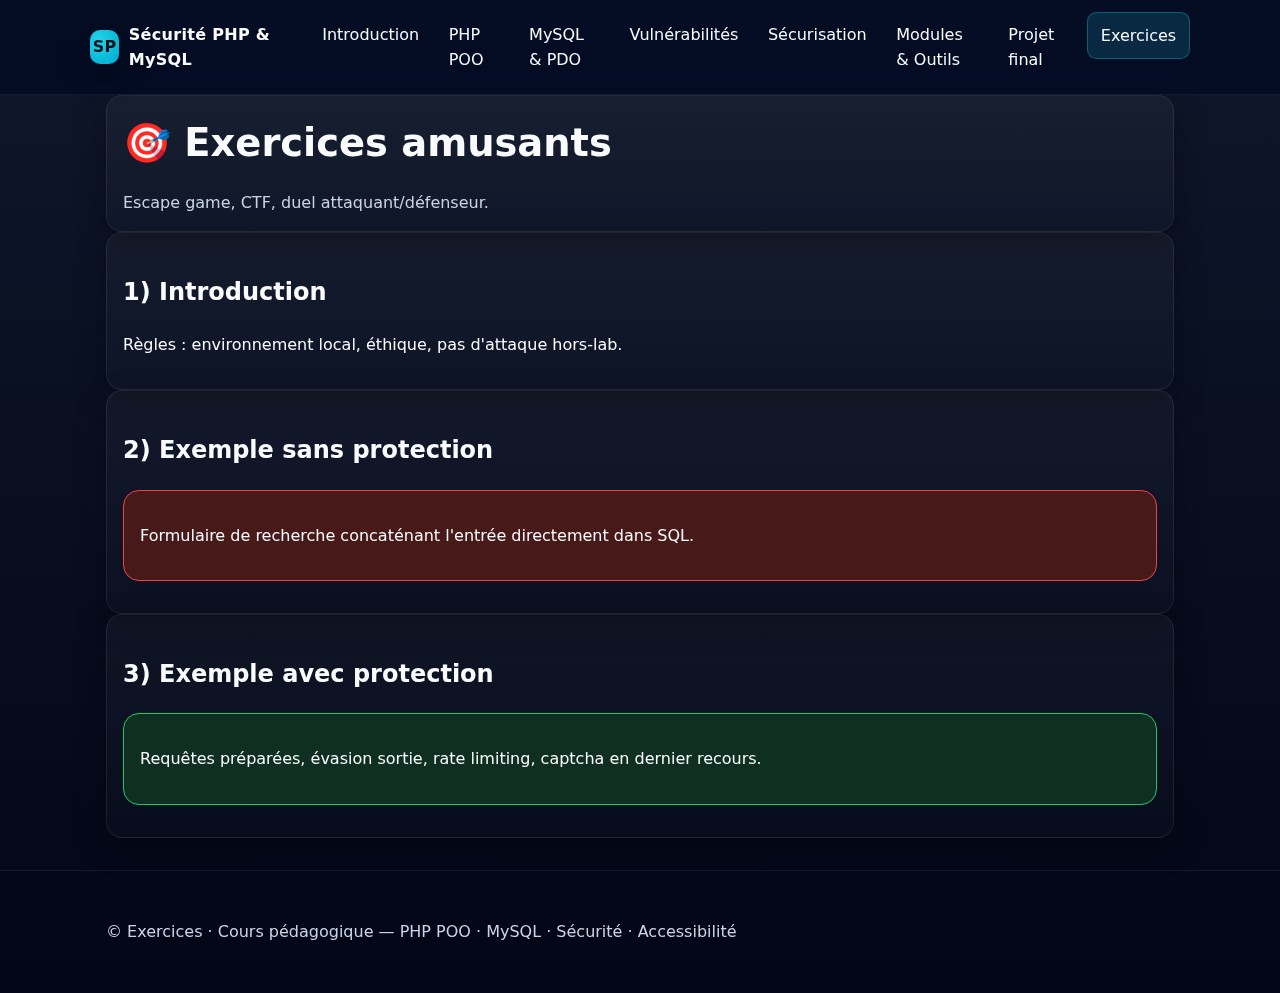
<file: exercices.html>
<!DOCTYPE html>
<html lang="fr">
<head>
  <meta charset="utf-8" />
  <meta name="viewport" content="width=device-width, initial-scale=1" />
  <title>Exercices — Cours Sécurité PHP & MySQL</title>
  <link rel="stylesheet" href="assets/style.css" />
  <script defer src="assets/site.js"></script>
</head>
<body>
  <a href="#contenu" class="skip-link">Aller au contenu</a>
  <header class="site-header" role="banner">
    <div class="container navbar">
      <a class="brand" href="index.html" aria-label="Accueil">
        <span class="logo">SP</span>
        <span>Sécurité PHP & MySQL</span>
      </a>
      <button class="nav-toggle" aria-controls="primary-nav" aria-expanded="false" aria-label="Ouvrir le menu">
        <span class="bar"></span><span aria-hidden="true">Menu</span>
      </button>
      <nav id="primary-nav" class="nav" aria-label="Navigation principale">
        <ul>
          <li><a href="index.html">Introduction</a></li>
<li><a href="php-poo.html">PHP POO</a></li>
<li><a href="mysql.html">MySQL & PDO</a></li>
<li><a href="vulnerabilites.html">Vulnérabilités</a></li>
<li><a href="securisation.html">Sécurisation</a></li>
<li><a href="modules.html">Modules & Outils</a></li>
<li><a href="projet.html">Projet final</a></li>
<li><a href="exercices.html">Exercices</a></li>
        </ul>
      </nav>
    </div>
  </header>

  <main id="contenu" class="container">
    
<section class="hero card">
  <h1>🎯 Exercices amusants</h1>
  <p>Escape game, CTF, duel attaquant/défenseur.</p>
</section>

<section class="card">
  <h2>1) Introduction</h2>
  <p>Règles : environnement local, éthique, pas d'attaque hors-lab.</p>
</section>

<section class="card">
  <h2>2) Exemple sans protection</h2>
  <div class="example"><p>Formulaire de recherche concaténant l'entrée directement dans SQL.</p></div>
</section>

<section class="card">
  <h2>3) Exemple avec protection</h2>
  <div class="secure"><p>Requêtes préparées, évasion sortie, rate limiting, captcha en dernier recours.</p></div>
</section>

  </main>

  <footer role="contentinfo">
    <div class="container">
      <p>© Exercices · Cours pédagogique — PHP POO · MySQL · Sécurité · Accessibilité</p>
    </div>
  </footer>
</body>
</html>
</file>
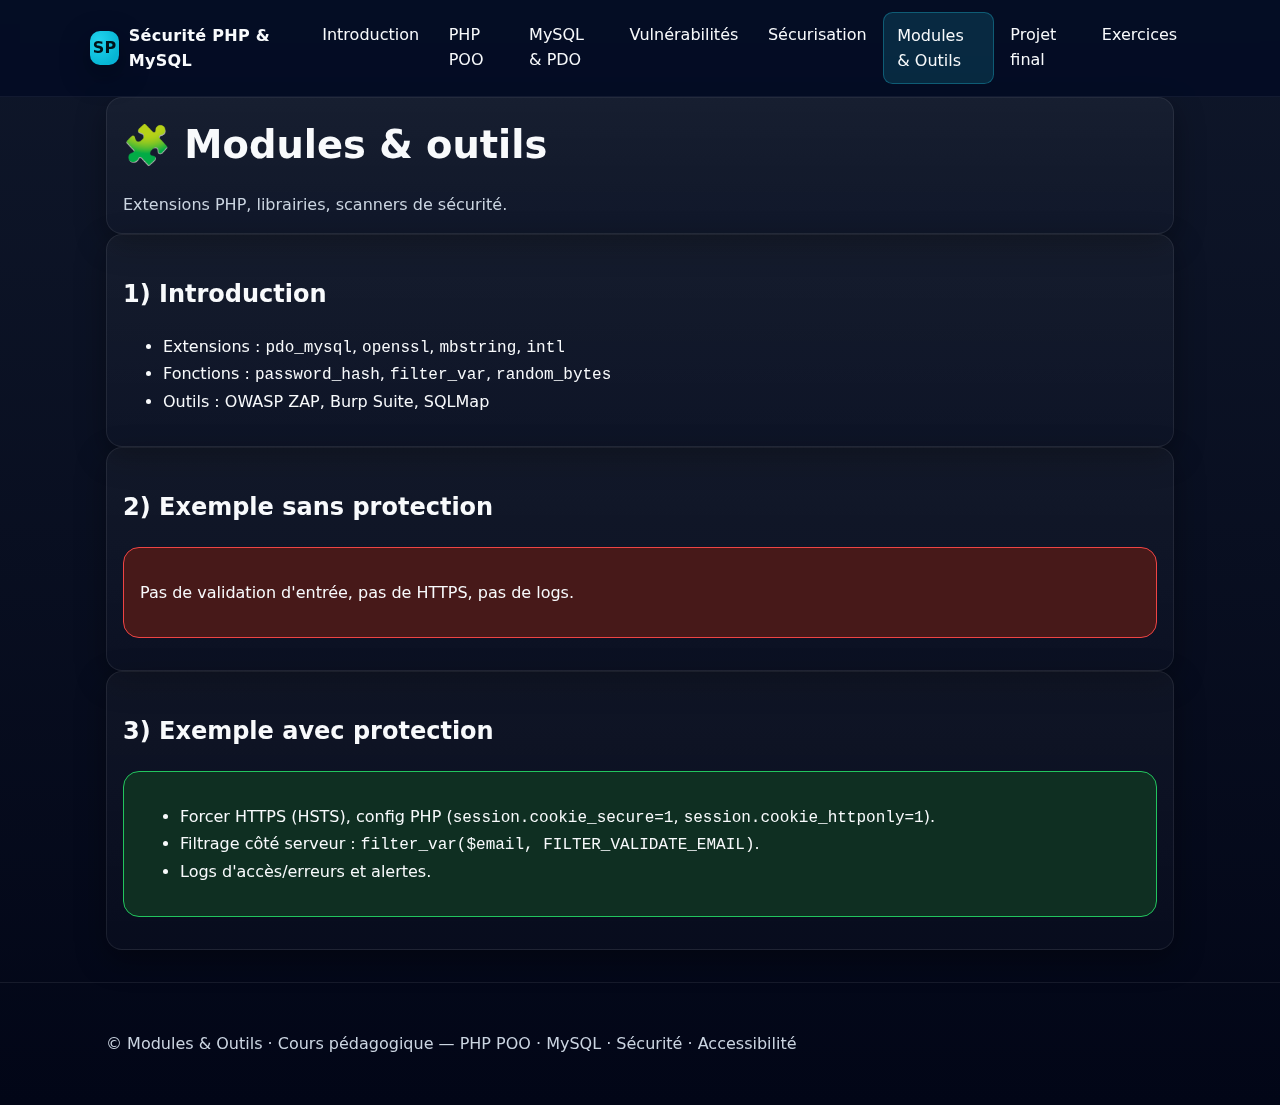
<file: modules.html>
<!DOCTYPE html>
<html lang="fr">
<head>
  <meta charset="utf-8" />
  <meta name="viewport" content="width=device-width, initial-scale=1" />
  <title>Modules & Outils — Cours Sécurité PHP & MySQL</title>
  <link rel="stylesheet" href="assets/style.css" />
  <script defer src="assets/site.js"></script>
</head>
<body>
  <a href="#contenu" class="skip-link">Aller au contenu</a>
  <header class="site-header" role="banner">
    <div class="container navbar">
      <a class="brand" href="index.html" aria-label="Accueil">
        <span class="logo">SP</span>
        <span>Sécurité PHP & MySQL</span>
      </a>
      <button class="nav-toggle" aria-controls="primary-nav" aria-expanded="false" aria-label="Ouvrir le menu">
        <span class="bar"></span><span aria-hidden="true">Menu</span>
      </button>
      <nav id="primary-nav" class="nav" aria-label="Navigation principale">
        <ul>
          <li><a href="index.html">Introduction</a></li>
<li><a href="php-poo.html">PHP POO</a></li>
<li><a href="mysql.html">MySQL & PDO</a></li>
<li><a href="vulnerabilites.html">Vulnérabilités</a></li>
<li><a href="securisation.html">Sécurisation</a></li>
<li><a href="modules.html">Modules & Outils</a></li>
<li><a href="projet.html">Projet final</a></li>
<li><a href="exercices.html">Exercices</a></li>
        </ul>
      </nav>
    </div>
  </header>

  <main id="contenu" class="container">
    
<section class="hero card">
  <h1>🧩 Modules & outils</h1>
  <p>Extensions PHP, librairies, scanners de sécurité.</p>
</section>

<section class="card">
  <h2>1) Introduction</h2>
  <ul>
    <li>Extensions : <code>pdo_mysql</code>, <code>openssl</code>, <code>mbstring</code>, <code>intl</code></li>
    <li>Fonctions : <code>password_hash</code>, <code>filter_var</code>, <code>random_bytes</code></li>
    <li>Outils : OWASP ZAP, Burp Suite, SQLMap</li>
  </ul>
</section>

<section class="card">
  <h2>2) Exemple sans protection</h2>
  <div class="example"><p>Pas de validation d'entrée, pas de HTTPS, pas de logs.</p></div>
</section>

<section class="card">
  <h2>3) Exemple avec protection</h2>
  <div class="secure">
    <ul>
      <li>Forcer HTTPS (HSTS), config PHP (<code>session.cookie_secure=1</code>, <code>session.cookie_httponly=1</code>).</li>
      <li>Filtrage côté serveur : <code>filter_var($email, FILTER_VALIDATE_EMAIL)</code>.</li>
      <li>Logs d'accès/erreurs et alertes.</li>
    </ul>
  </div>
</section>

  </main>

  <footer role="contentinfo">
    <div class="container">
      <p>© Modules & Outils · Cours pédagogique — PHP POO · MySQL · Sécurité · Accessibilité</p>
    </div>
  </footer>
</body>
</html>
</file>
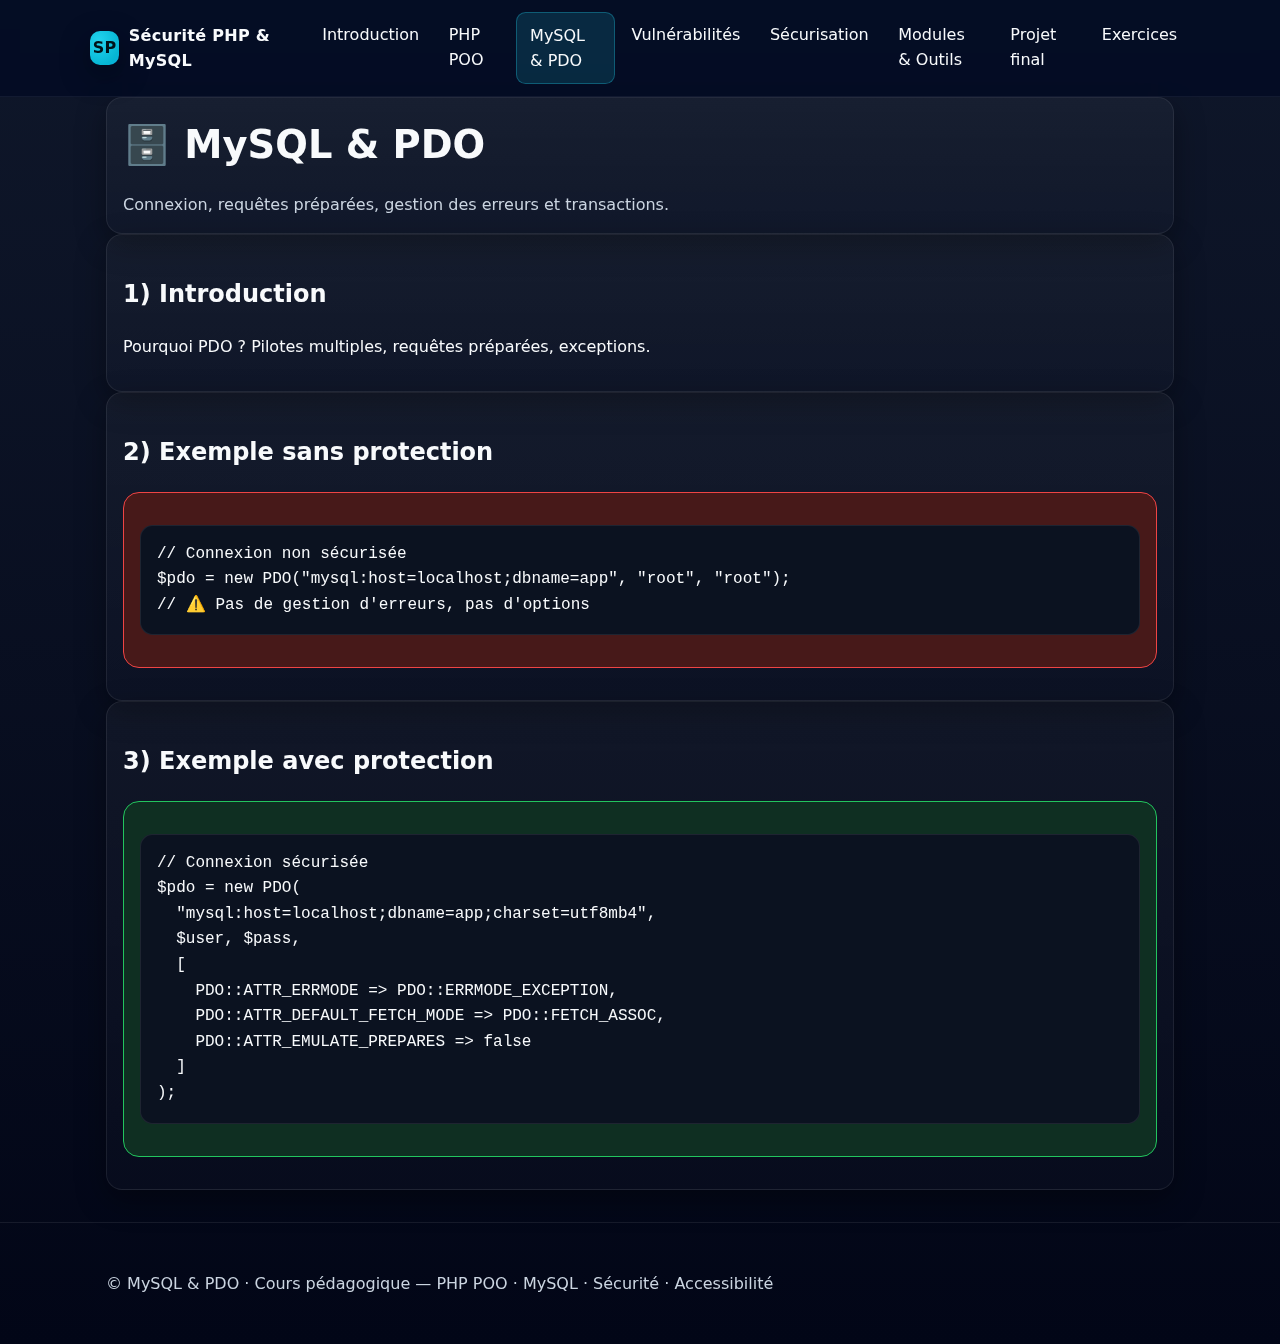
<file: mysql.html>
<!DOCTYPE html>
<html lang="fr">
<head>
  <meta charset="utf-8" />
  <meta name="viewport" content="width=device-width, initial-scale=1" />
  <title>MySQL & PDO — Cours Sécurité PHP & MySQL</title>
  <link rel="stylesheet" href="assets/style.css" />
  <script defer src="assets/site.js"></script>
</head>
<body>
  <a href="#contenu" class="skip-link">Aller au contenu</a>
  <header class="site-header" role="banner">
    <div class="container navbar">
      <a class="brand" href="index.html" aria-label="Accueil">
        <span class="logo">SP</span>
        <span>Sécurité PHP & MySQL</span>
      </a>
      <button class="nav-toggle" aria-controls="primary-nav" aria-expanded="false" aria-label="Ouvrir le menu">
        <span class="bar"></span><span aria-hidden="true">Menu</span>
      </button>
      <nav id="primary-nav" class="nav" aria-label="Navigation principale">
        <ul>
          <li><a href="index.html">Introduction</a></li>
<li><a href="php-poo.html">PHP POO</a></li>
<li><a href="mysql.html">MySQL & PDO</a></li>
<li><a href="vulnerabilites.html">Vulnérabilités</a></li>
<li><a href="securisation.html">Sécurisation</a></li>
<li><a href="modules.html">Modules & Outils</a></li>
<li><a href="projet.html">Projet final</a></li>
<li><a href="exercices.html">Exercices</a></li>
        </ul>
      </nav>
    </div>
  </header>

  <main id="contenu" class="container">
    
<section class="hero card">
  <h1>🗄️ MySQL & PDO</h1>
  <p>Connexion, requêtes préparées, gestion des erreurs et transactions.</p>
</section>

<section class="card">
  <h2>1) Introduction</h2>
  <p>Pourquoi PDO ? Pilotes multiples, requêtes préparées, exceptions.</p>
</section>

<section class="card">
  <h2>2) Exemple sans protection</h2>
  <div class="example">
<pre><code>// Connexion non sécurisée
$pdo = new PDO("mysql:host=localhost;dbname=app", "root", "root");
// ⚠️ Pas de gestion d'erreurs, pas d'options
</code></pre>
  </div>
</section>

<section class="card">
  <h2>3) Exemple avec protection</h2>
  <div class="secure">
<pre><code>// Connexion sécurisée
$pdo = new PDO(
  "mysql:host=localhost;dbname=app;charset=utf8mb4",
  $user, $pass,
  [
    PDO::ATTR_ERRMODE => PDO::ERRMODE_EXCEPTION,
    PDO::ATTR_DEFAULT_FETCH_MODE => PDO::FETCH_ASSOC,
    PDO::ATTR_EMULATE_PREPARES => false
  ]
);
</code></pre>
  </div>
</section>

  </main>

  <footer role="contentinfo">
    <div class="container">
      <p>© MySQL & PDO · Cours pédagogique — PHP POO · MySQL · Sécurité · Accessibilité</p>
    </div>
  </footer>
</body>
</html>
</file>
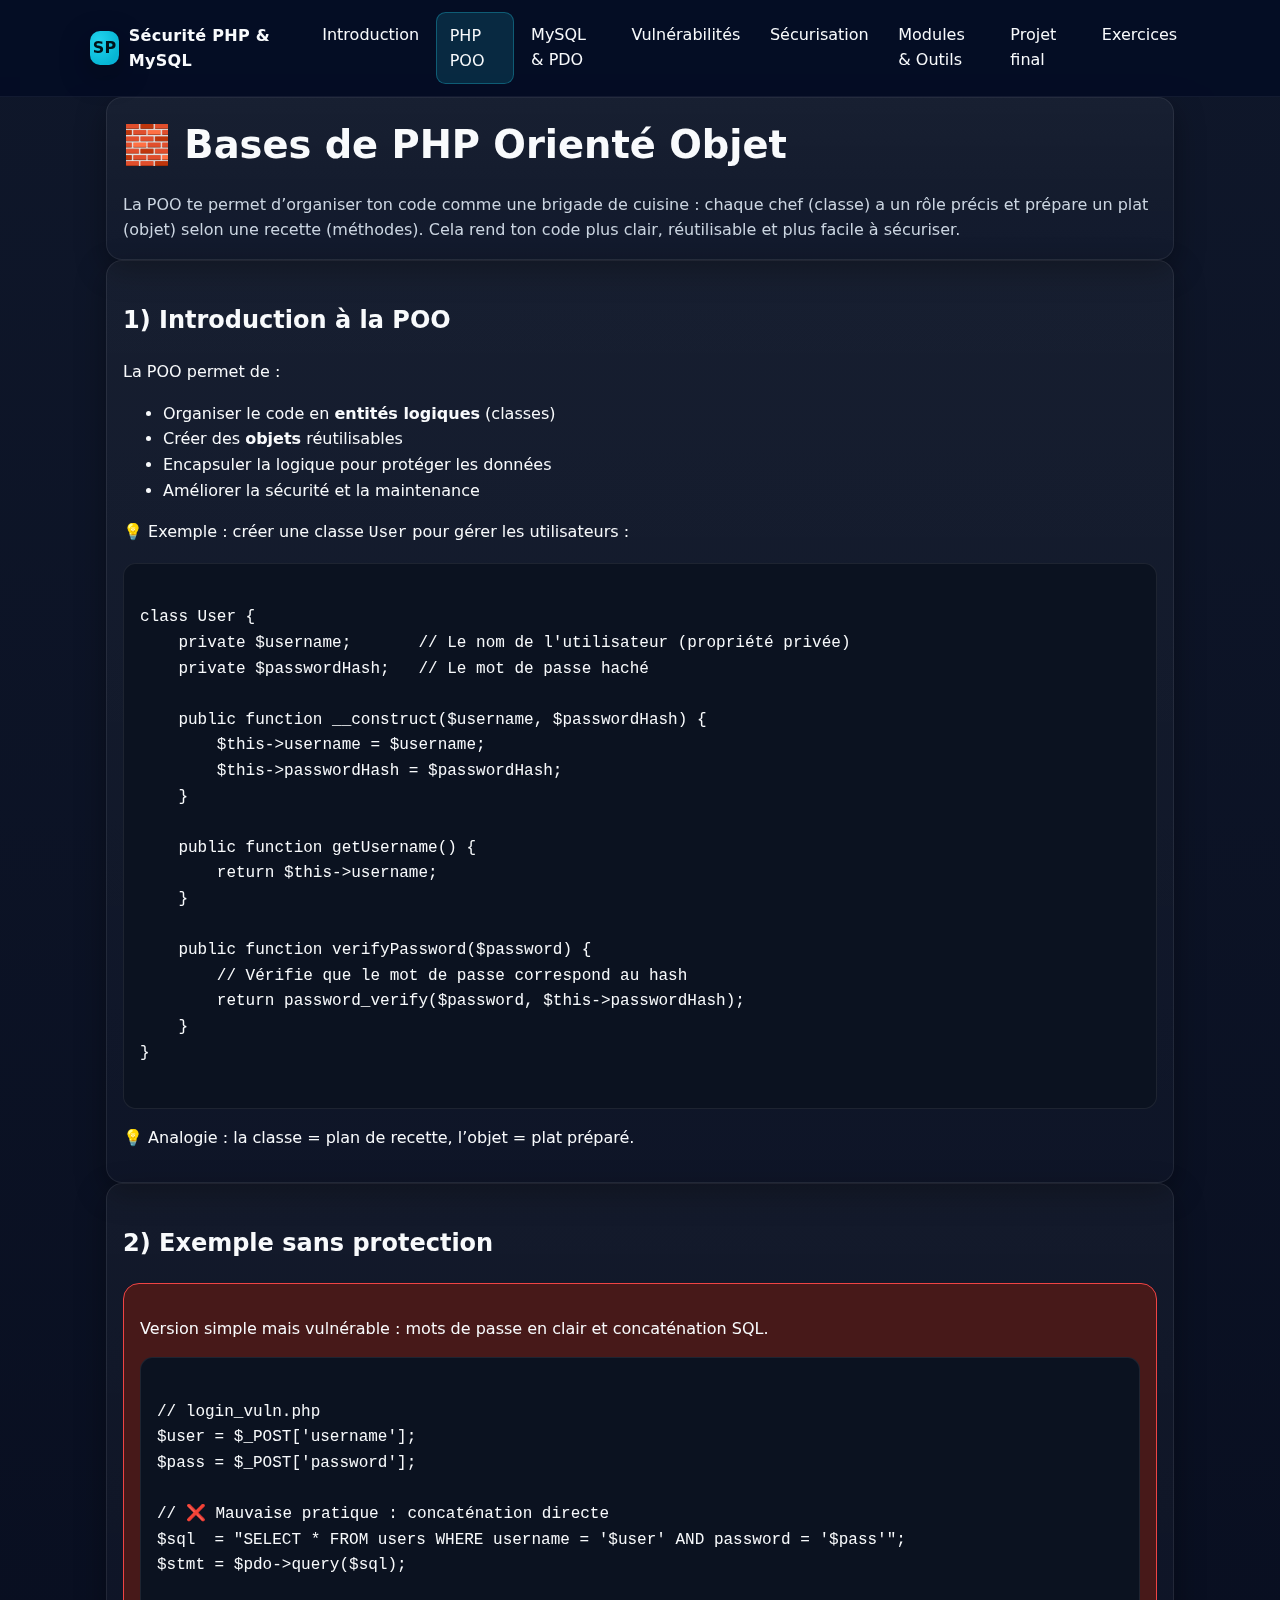
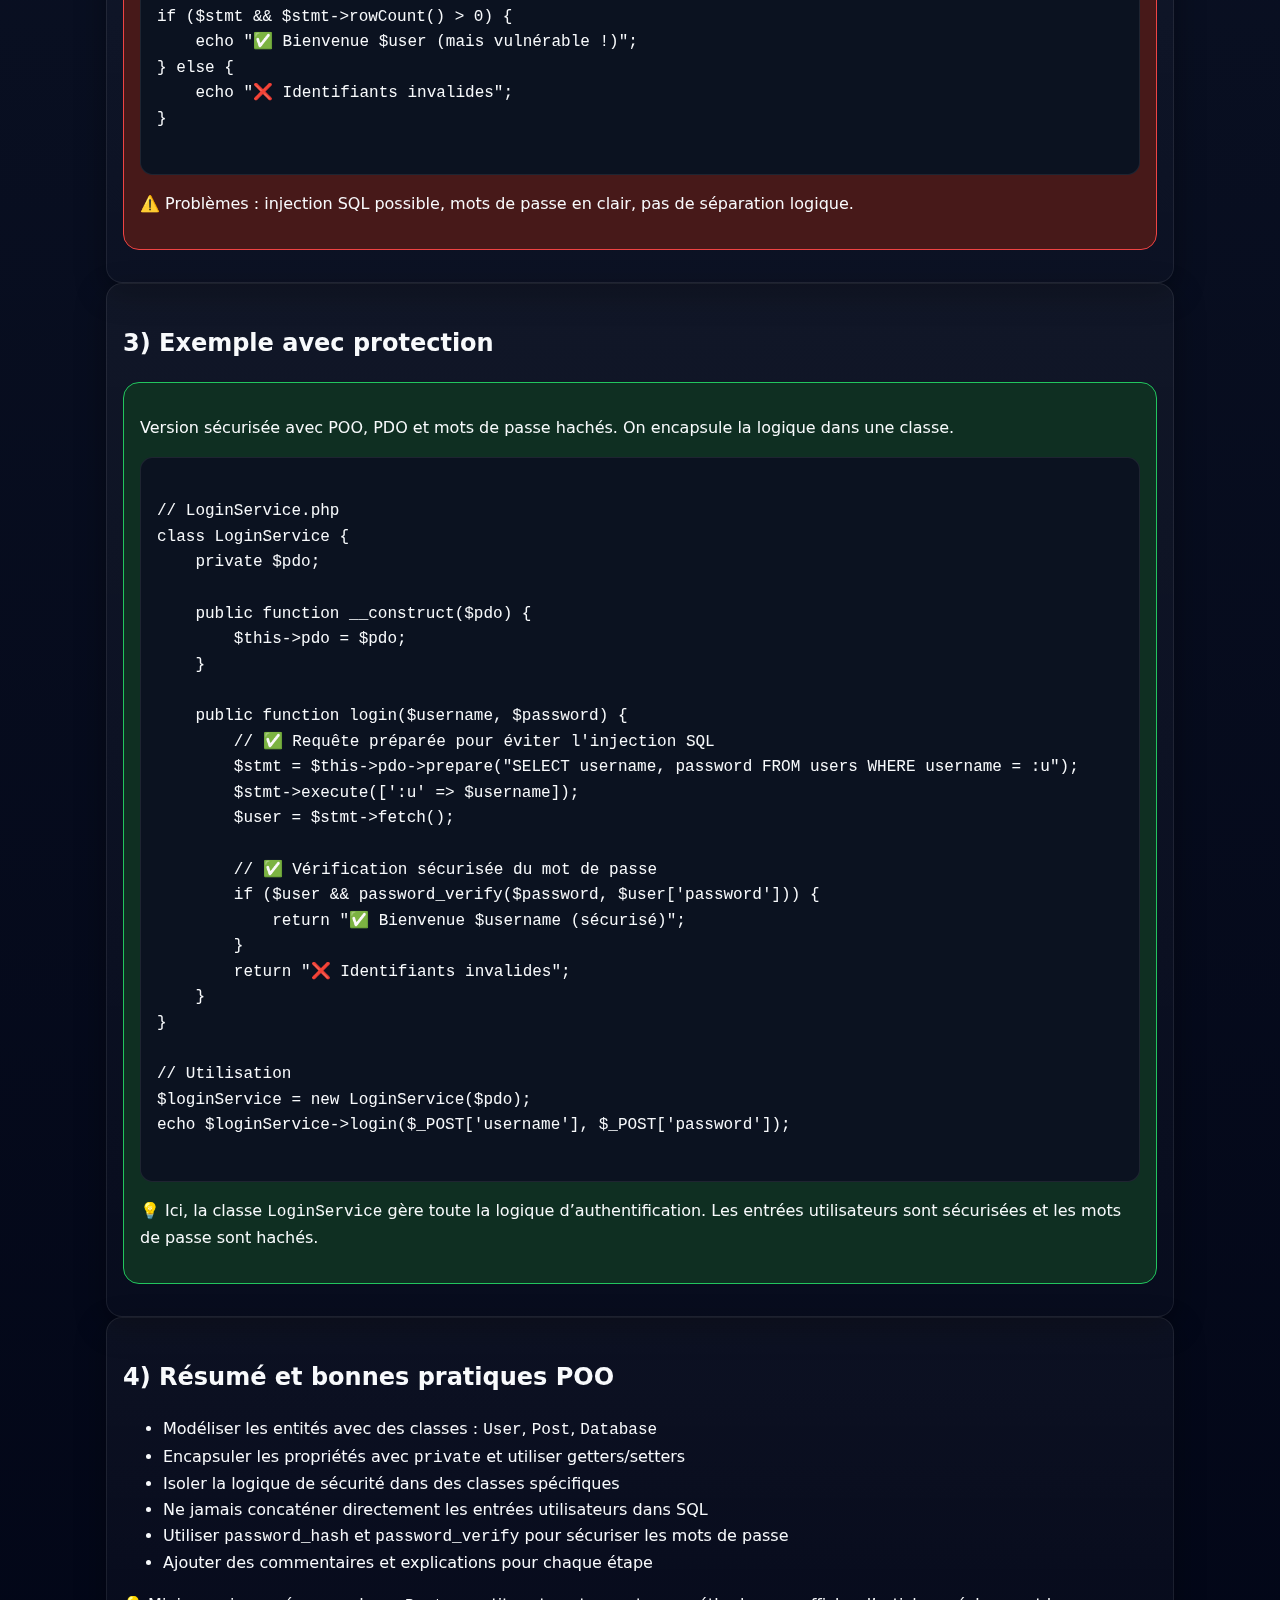
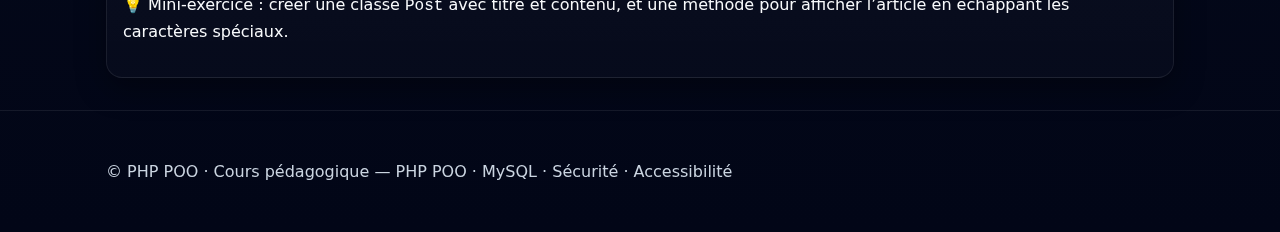
<file: php-poo.html>
<!DOCTYPE html>
<html lang="fr">
<head>
  <meta charset="utf-8" />
  <meta name="viewport" content="width=device-width, initial-scale=1" />
  <title>PHP POO — Cours Sécurité PHP & MySQL</title>
  <link rel="stylesheet" href="assets/style.css" />
  <script defer src="assets/site.js"></script>
</head>
<body>
  <a href="#contenu" class="skip-link">Aller au contenu</a>
  <header class="site-header" role="banner">
    <div class="container navbar">
      <a class="brand" href="index.html" aria-label="Accueil">
        <span class="logo">SP</span>
        <span>Sécurité PHP & MySQL</span>
      </a>
      <button class="nav-toggle" aria-controls="primary-nav" aria-expanded="false" aria-label="Ouvrir le menu">
        <span class="bar"></span><span aria-hidden="true">Menu</span>
      </button>
      <nav id="primary-nav" class="nav" aria-label="Navigation principale">
        <ul>
          <li><a href="index.html">Introduction</a></li>
          <li><a href="php-poo.html">PHP POO</a></li>
          <li><a href="mysql.html">MySQL & PDO</a></li>
          <li><a href="vulnerabilites.html">Vulnérabilités</a></li>
          <li><a href="securisation.html">Sécurisation</a></li>
          <li><a href="modules.html">Modules & Outils</a></li>
          <li><a href="projet.html">Projet final</a></li>
          <li><a href="exercices.html">Exercices</a></li>
        </ul>
      </nav>
    </div>
  </header>

  <main id="contenu" class="container">

    <!-- HERO -->
    <section class="hero card">
      <h1>🧱 Bases de PHP Orienté Objet</h1>
      <p>
        La POO te permet d’organiser ton code comme une brigade de cuisine :  
        chaque chef (classe) a un rôle précis et prépare un plat (objet) selon une recette (méthodes).  
        Cela rend ton code plus clair, réutilisable et plus facile à sécuriser.
      </p>
    </section>

    <!-- 1. Théorie -->
    <section class="card">
      <h2>1) Introduction à la POO</h2>
      <p>La POO permet de : </p>
      <ul>
        <li>Organiser le code en <strong>entités logiques</strong> (classes)</li>
        <li>Créer des <strong>objets</strong> réutilisables</li>
        <li>Encapsuler la logique pour protéger les données</li>
        <li>Améliorer la sécurité et la maintenance</li>
      </ul>
      <p>💡 Exemple : créer une classe <code>User</code> pour gérer les utilisateurs :</p>
      <pre><code class="php">
class User {
    private $username;       // Le nom de l'utilisateur (propriété privée)
    private $passwordHash;   // Le mot de passe haché

    public function __construct($username, $passwordHash) {
        $this->username = $username;
        $this->passwordHash = $passwordHash;
    }

    public function getUsername() {
        return $this->username;
    }

    public function verifyPassword($password) {
        // Vérifie que le mot de passe correspond au hash
        return password_verify($password, $this->passwordHash);
    }
}
      </code></pre>
      <p>💡 Analogie : la classe = plan de recette, l’objet = plat préparé.</p>
    </section>

    <!-- 2. Exemple vulnérable -->
    <section class="card">
      <h2>2) Exemple sans protection</h2>
      <div class="example">
        <p>Version simple mais vulnérable : mots de passe en clair et concaténation SQL.</p>
        <pre><code class="php">
// login_vuln.php
$user = $_POST['username'];
$pass = $_POST['password'];

// ❌ Mauvaise pratique : concaténation directe
$sql  = "SELECT * FROM users WHERE username = '$user' AND password = '$pass'";
$stmt = $pdo->query($sql);

if ($stmt && $stmt->rowCount() > 0) {
    echo "✅ Bienvenue $user (mais vulnérable !)";
} else {
    echo "❌ Identifiants invalides";
}
        </code></pre>
        <p>⚠️ Problèmes : injection SQL possible, mots de passe en clair, pas de séparation logique.</p>
      </div>
    </section>

    <!-- 3. Exemple sécurisé -->
    <section class="card">
      <h2>3) Exemple avec protection</h2>
      <div class="secure">
        <p>
          Version sécurisée avec POO, PDO et mots de passe hachés. On encapsule la logique dans une classe.
        </p>
        <pre><code class="php">
// LoginService.php
class LoginService {
    private $pdo;

    public function __construct($pdo) {
        $this->pdo = $pdo;
    }

    public function login($username, $password) {
        // ✅ Requête préparée pour éviter l'injection SQL
        $stmt = $this->pdo->prepare("SELECT username, password FROM users WHERE username = :u");
        $stmt->execute([':u' => $username]);
        $user = $stmt->fetch();

        // ✅ Vérification sécurisée du mot de passe
        if ($user && password_verify($password, $user['password'])) {
            return "✅ Bienvenue $username (sécurisé)";
        }
        return "❌ Identifiants invalides";
    }
}

// Utilisation
$loginService = new LoginService($pdo);
echo $loginService->login($_POST['username'], $_POST['password']);
        </code></pre>
        <p>💡 Ici, la classe <code>LoginService</code> gère toute la logique d’authentification.  
        Les entrées utilisateurs sont sécurisées et les mots de passe sont hachés.</p>
      </div>
    </section>

    <!-- 4. Résumé -->
    <section class="card">
      <h2>4) Résumé et bonnes pratiques POO</h2>
      <ul>
        <li>Modéliser les entités avec des classes : <code>User</code>, <code>Post</code>, <code>Database</code></li>
        <li>Encapsuler les propriétés avec <code>private</code> et utiliser getters/setters</li>
        <li>Isoler la logique de sécurité dans des classes spécifiques</li>
        <li>Ne jamais concaténer directement les entrées utilisateurs dans SQL</li>
        <li>Utiliser <code>password_hash</code> et <code>password_verify</code> pour sécuriser les mots de passe</li>
        <li>Ajouter des commentaires et explications pour chaque étape</li>
      </ul>
      <p>💡 Mini-exercice : créer une classe <code>Post</code> avec titre et contenu, et une méthode pour afficher l’article en échappant les caractères spéciaux.</p>
    </section>

  </main>

  <footer role="contentinfo">
    <div class="container">
      <p>© PHP POO · Cours pédagogique — PHP POO · MySQL · Sécurité · Accessibilité</p>
    </div>
  </footer>
</body>
</html>
</file>
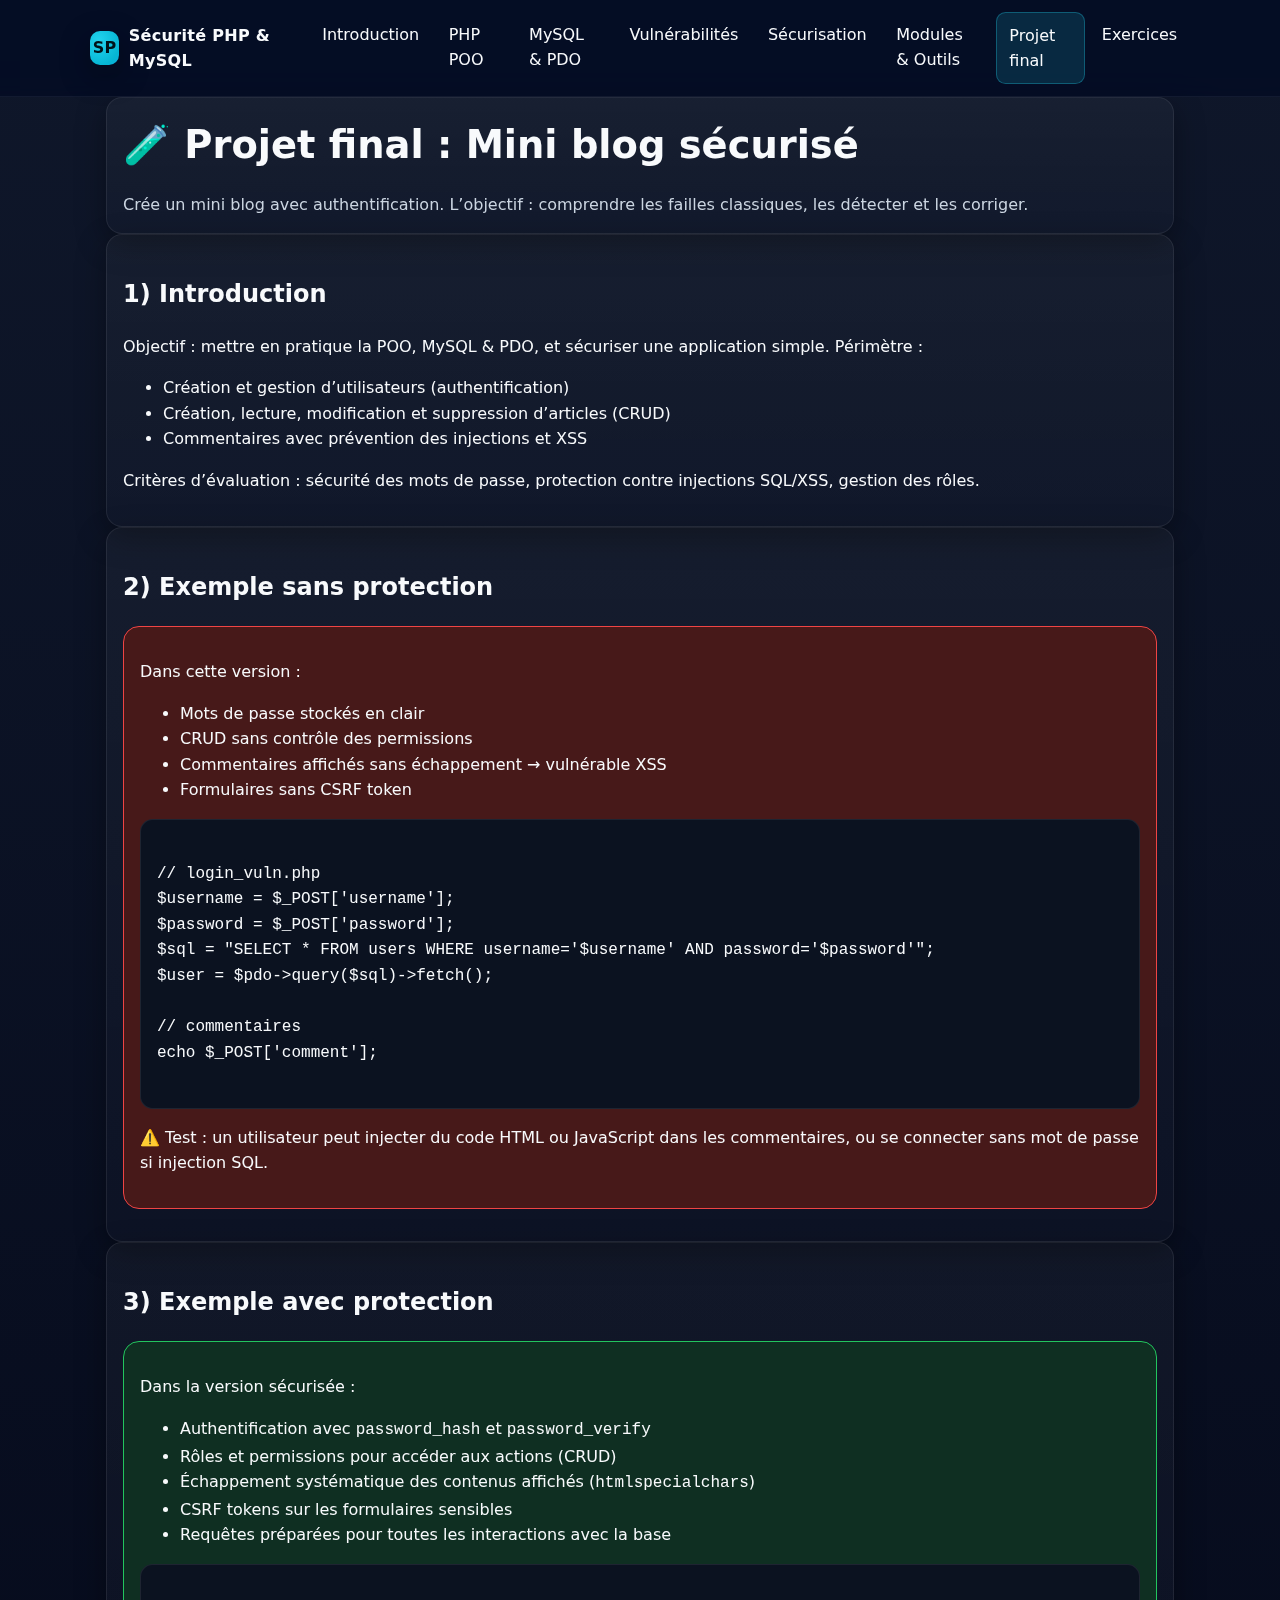
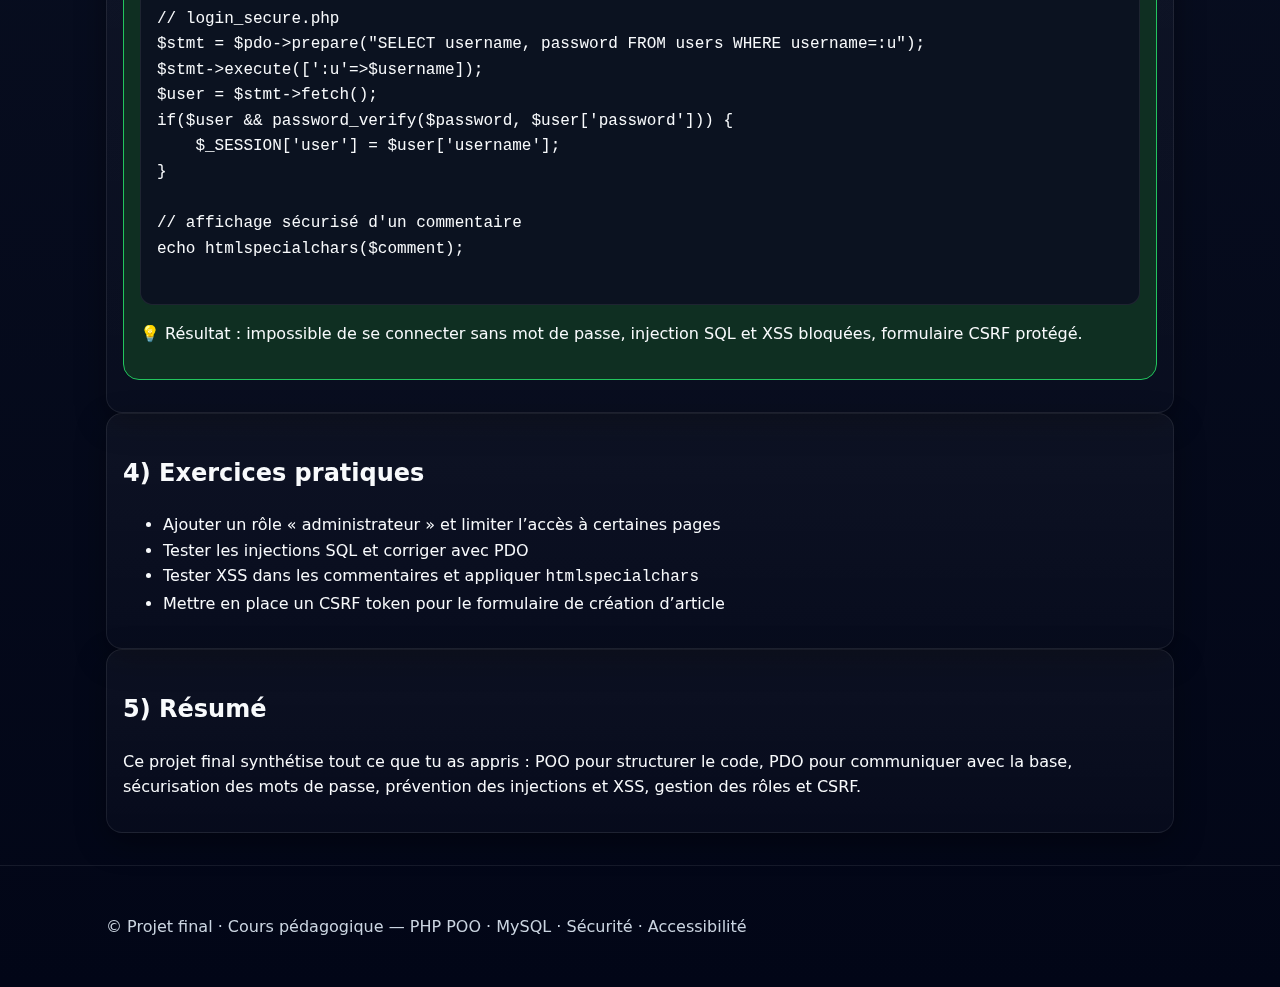
<file: projet.html>
<!DOCTYPE html>
<html lang="fr">
<head>
  <meta charset="utf-8" />
  <meta name="viewport" content="width=device-width, initial-scale=1" />
  <title>Projet final — Cours Sécurité PHP & MySQL</title>
  <link rel="stylesheet" href="assets/style.css" />
  <script defer src="assets/site.js"></script>
</head>
<body>
  <a href="#contenu" class="skip-link">Aller au contenu</a>
  <header class="site-header" role="banner">
    <div class="container navbar">
      <a class="brand" href="index.html" aria-label="Accueil">
        <span class="logo">SP</span>
        <span>Sécurité PHP & MySQL</span>
      </a>
      <button class="nav-toggle" aria-controls="primary-nav" aria-expanded="false" aria-label="Ouvrir le menu">
        <span class="bar"></span><span aria-hidden="true">Menu</span>
      </button>
      <nav id="primary-nav" class="nav" aria-label="Navigation principale">
        <ul>
          <li><a href="index.html">Introduction</a></li>
          <li><a href="php-poo.html">PHP POO</a></li>
          <li><a href="mysql.html">MySQL & PDO</a></li>
          <li><a href="vulnerabilites.html">Vulnérabilités</a></li>
          <li><a href="securisation.html">Sécurisation</a></li>
          <li><a href="modules.html">Modules & Outils</a></li>
          <li><a href="projet.html">Projet final</a></li>
          <li><a href="exercices.html">Exercices</a></li>
        </ul>
      </nav>
    </div>
  </header>

  <main id="contenu" class="container">

    <!-- HERO -->
    <section class="hero card">
      <h1>🧪 Projet final : Mini blog sécurisé</h1>
      <p>
        Crée un mini blog avec authentification. L’objectif : comprendre les failles classiques, les détecter et les corriger.
      </p>
    </section>

    <!-- 1. Introduction -->
    <section class="card">
      <h2>1) Introduction</h2>
      <p>
        Objectif : mettre en pratique la POO, MySQL & PDO, et sécuriser une application simple.  
        Périmètre :
        <ul>
          <li>Création et gestion d’utilisateurs (authentification)</li>
          <li>Création, lecture, modification et suppression d’articles (CRUD)</li>
          <li>Commentaires avec prévention des injections et XSS</li>
        </ul>
        Critères d’évaluation : sécurité des mots de passe, protection contre injections SQL/XSS, gestion des rôles.
      </p>
    </section>

    <!-- 2. Exemple vulnérable -->
    <section class="card">
      <h2>2) Exemple sans protection</h2>
      <div class="example">
        <p>
          Dans cette version :
        </p>
        <ul>
          <li>Mots de passe stockés en clair</li>
          <li>CRUD sans contrôle des permissions</li>
          <li>Commentaires affichés sans échappement → vulnérable XSS</li>
          <li>Formulaires sans CSRF token</li>
        </ul>
        <pre><code class="php">
// login_vuln.php
$username = $_POST['username'];
$password = $_POST['password'];
$sql = "SELECT * FROM users WHERE username='$username' AND password='$password'";
$user = $pdo->query($sql)->fetch();

// commentaires
echo $_POST['comment'];
        </code></pre>
        <p>⚠️ Test : un utilisateur peut injecter du code HTML ou JavaScript dans les commentaires, ou se connecter sans mot de passe si injection SQL.</p>
      </div>
    </section>

    <!-- 3. Exemple sécurisé -->
    <section class="card">
      <h2>3) Exemple avec protection</h2>
      <div class="secure">
        <p>Dans la version sécurisée :</p>
        <ul>
          <li>Authentification avec <code>password_hash</code> et <code>password_verify</code></li>
          <li>Rôles et permissions pour accéder aux actions (CRUD)</li>
          <li>Échappement systématique des contenus affichés (<code>htmlspecialchars</code>)</li>
          <li>CSRF tokens sur les formulaires sensibles</li>
          <li>Requêtes préparées pour toutes les interactions avec la base</li>
        </ul>
        <pre><code class="php">
// login_secure.php
$stmt = $pdo->prepare("SELECT username, password FROM users WHERE username=:u");
$stmt->execute([':u'=>$username]);
$user = $stmt->fetch();
if($user && password_verify($password, $user['password'])) {
    $_SESSION['user'] = $user['username'];
}

// affichage sécurisé d'un commentaire
echo htmlspecialchars($comment);
        </code></pre>
        <p>💡 Résultat : impossible de se connecter sans mot de passe, injection SQL et XSS bloquées, formulaire CSRF protégé.</p>
      </div>
    </section>

    <!-- 4. Exercices pratiques -->
    <section class="card">
      <h2>4) Exercices pratiques</h2>
      <ul>
        <li>Ajouter un rôle « administrateur » et limiter l’accès à certaines pages</li>
        <li>Tester les injections SQL et corriger avec PDO</li>
        <li>Tester XSS dans les commentaires et appliquer <code>htmlspecialchars</code></li>
        <li>Mettre en place un CSRF token pour le formulaire de création d’article</li>
      </ul>
    </section>

    <!-- 5. Résumé -->
    <section class="card">
      <h2>5) Résumé</h2>
      <p>
        Ce projet final synthétise tout ce que tu as appris :  
        POO pour structurer le code, PDO pour communiquer avec la base, sécurisation des mots de passe, prévention des injections et XSS, gestion des rôles et CSRF.
      </p>
    </section>

  </main>

  <footer role="contentinfo">
    <div class="container">
      <p>© Projet final · Cours pédagogique — PHP POO · MySQL · Sécurité · Accessibilité</p>
    </div>
  </footer>
</body>
</html>
</file>
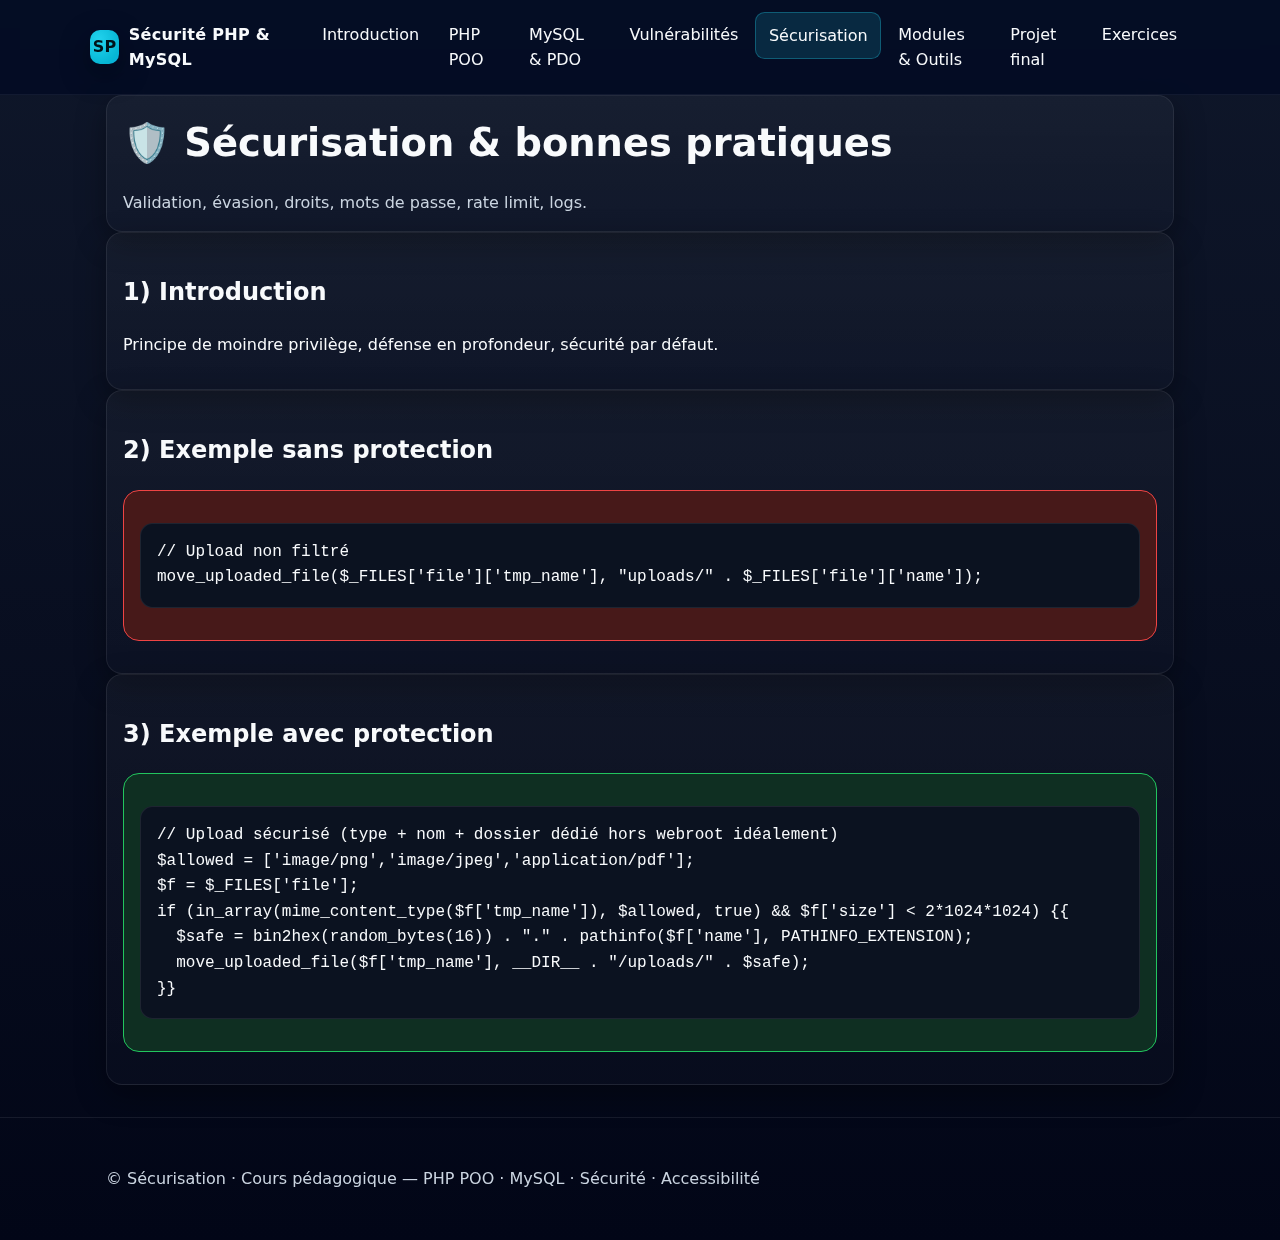
<file: securisation.html>
<!DOCTYPE html>
<html lang="fr">
<head>
  <meta charset="utf-8" />
  <meta name="viewport" content="width=device-width, initial-scale=1" />
  <title>Sécurisation — Cours Sécurité PHP & MySQL</title>
  <link rel="stylesheet" href="assets/style.css" />
  <script defer src="assets/site.js"></script>
</head>
<body>
  <a href="#contenu" class="skip-link">Aller au contenu</a>
  <header class="site-header" role="banner">
    <div class="container navbar">
      <a class="brand" href="index.html" aria-label="Accueil">
        <span class="logo">SP</span>
        <span>Sécurité PHP & MySQL</span>
      </a>
      <button class="nav-toggle" aria-controls="primary-nav" aria-expanded="false" aria-label="Ouvrir le menu">
        <span class="bar"></span><span aria-hidden="true">Menu</span>
      </button>
      <nav id="primary-nav" class="nav" aria-label="Navigation principale">
        <ul>
          <li><a href="index.html">Introduction</a></li>
<li><a href="php-poo.html">PHP POO</a></li>
<li><a href="mysql.html">MySQL & PDO</a></li>
<li><a href="vulnerabilites.html">Vulnérabilités</a></li>
<li><a href="securisation.html">Sécurisation</a></li>
<li><a href="modules.html">Modules & Outils</a></li>
<li><a href="projet.html">Projet final</a></li>
<li><a href="exercices.html">Exercices</a></li>
        </ul>
      </nav>
    </div>
  </header>

  <main id="contenu" class="container">
    
<section class="hero card">
  <h1>🛡️ Sécurisation & bonnes pratiques</h1>
  <p>Validation, évasion, droits, mots de passe, rate limit, logs.</p>
</section>

<section class="card">
  <h2>1) Introduction</h2>
  <p>Principe de moindre privilège, défense en profondeur, sécurité par défaut.</p>
</section>

<section class="card">
  <h2>2) Exemple sans protection</h2>
  <div class="example">
<pre><code>// Upload non filtré
move_uploaded_file($_FILES['file']['tmp_name'], "uploads/" . $_FILES['file']['name']);
</code></pre>
  </div>
</section>

<section class="card">
  <h2>3) Exemple avec protection</h2>
  <div class="secure">
<pre><code>// Upload sécurisé (type + nom + dossier dédié hors webroot idéalement)
$allowed = ['image/png','image/jpeg','application/pdf'];
$f = $_FILES['file'];
if (in_array(mime_content_type($f['tmp_name']), $allowed, true) && $f['size'] &lt; 2*1024*1024) {{
  $safe = bin2hex(random_bytes(16)) . "." . pathinfo($f['name'], PATHINFO_EXTENSION);
  move_uploaded_file($f['tmp_name'], __DIR__ . "/uploads/" . $safe);
}}
</code></pre>
  </div>
</section>

  </main>

  <footer role="contentinfo">
    <div class="container">
      <p>© Sécurisation · Cours pédagogique — PHP POO · MySQL · Sécurité · Accessibilité</p>
    </div>
  </footer>
</body>
</html>
</file>
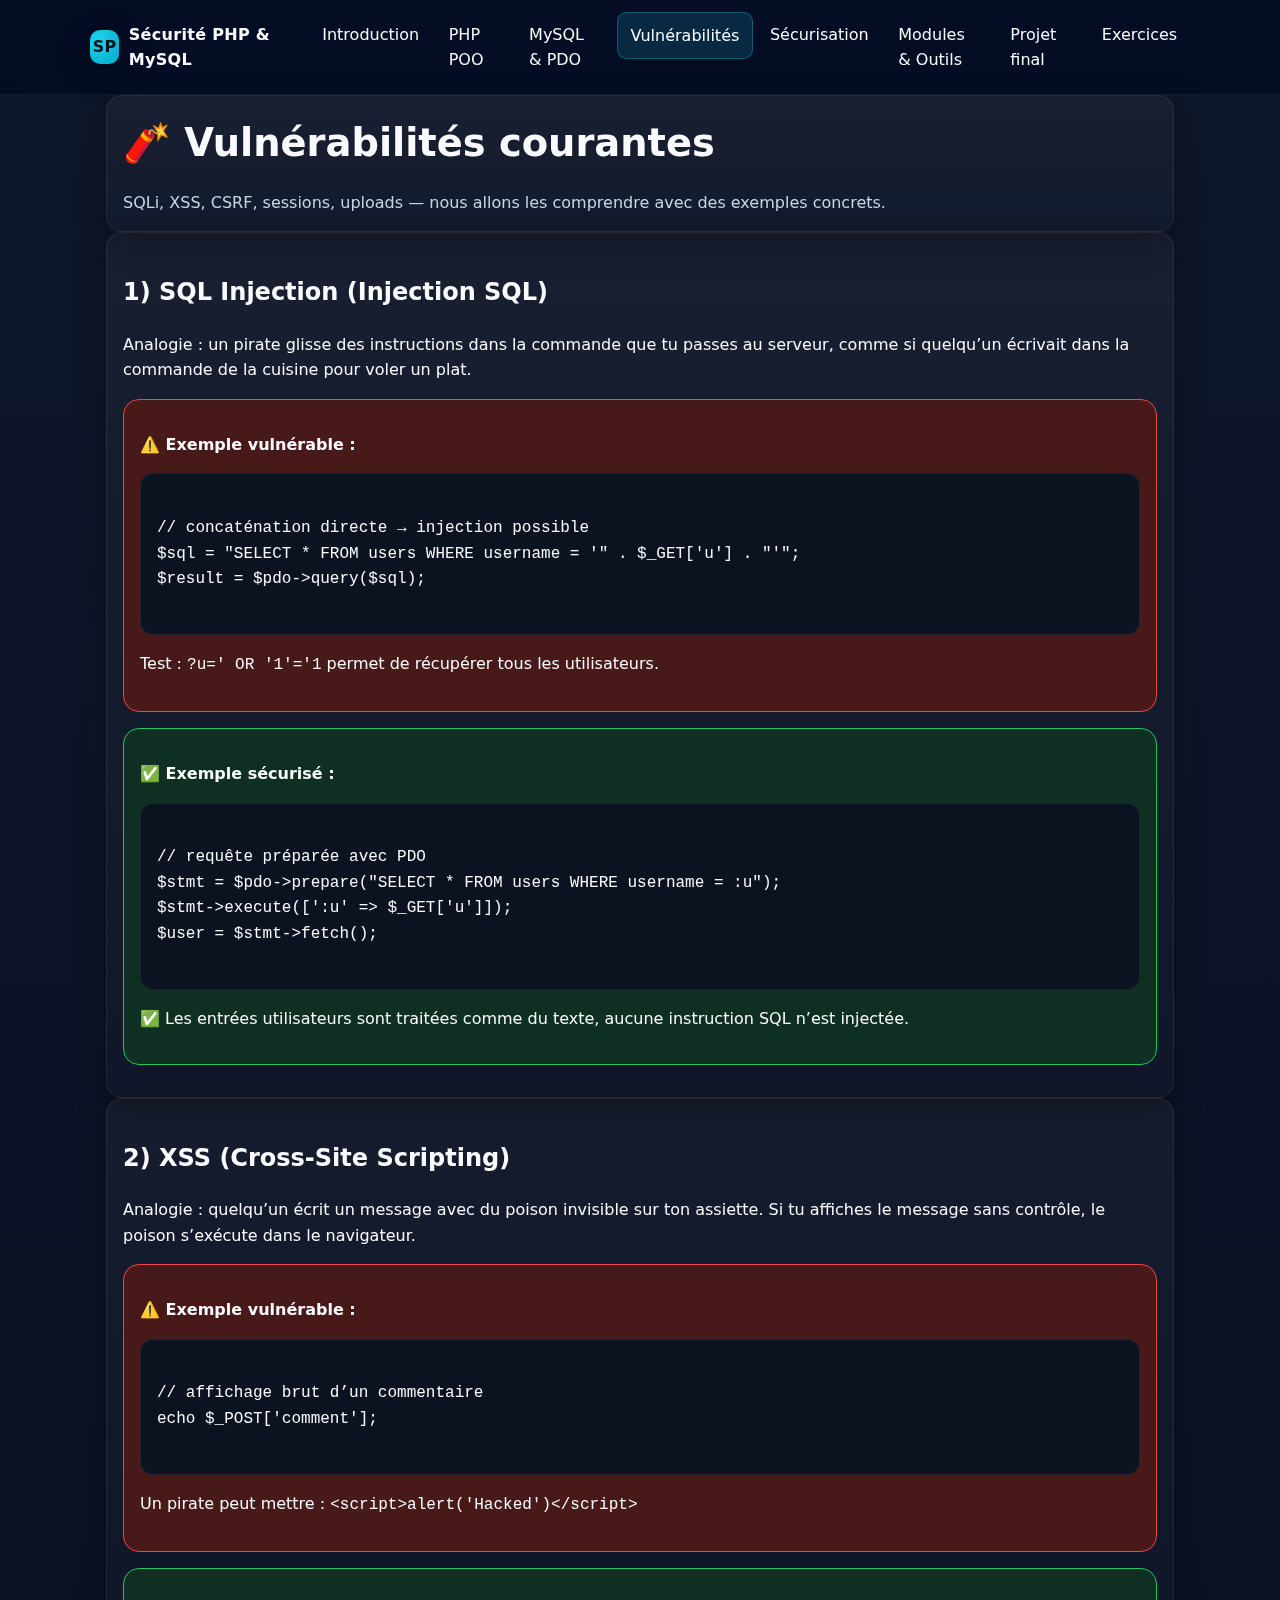
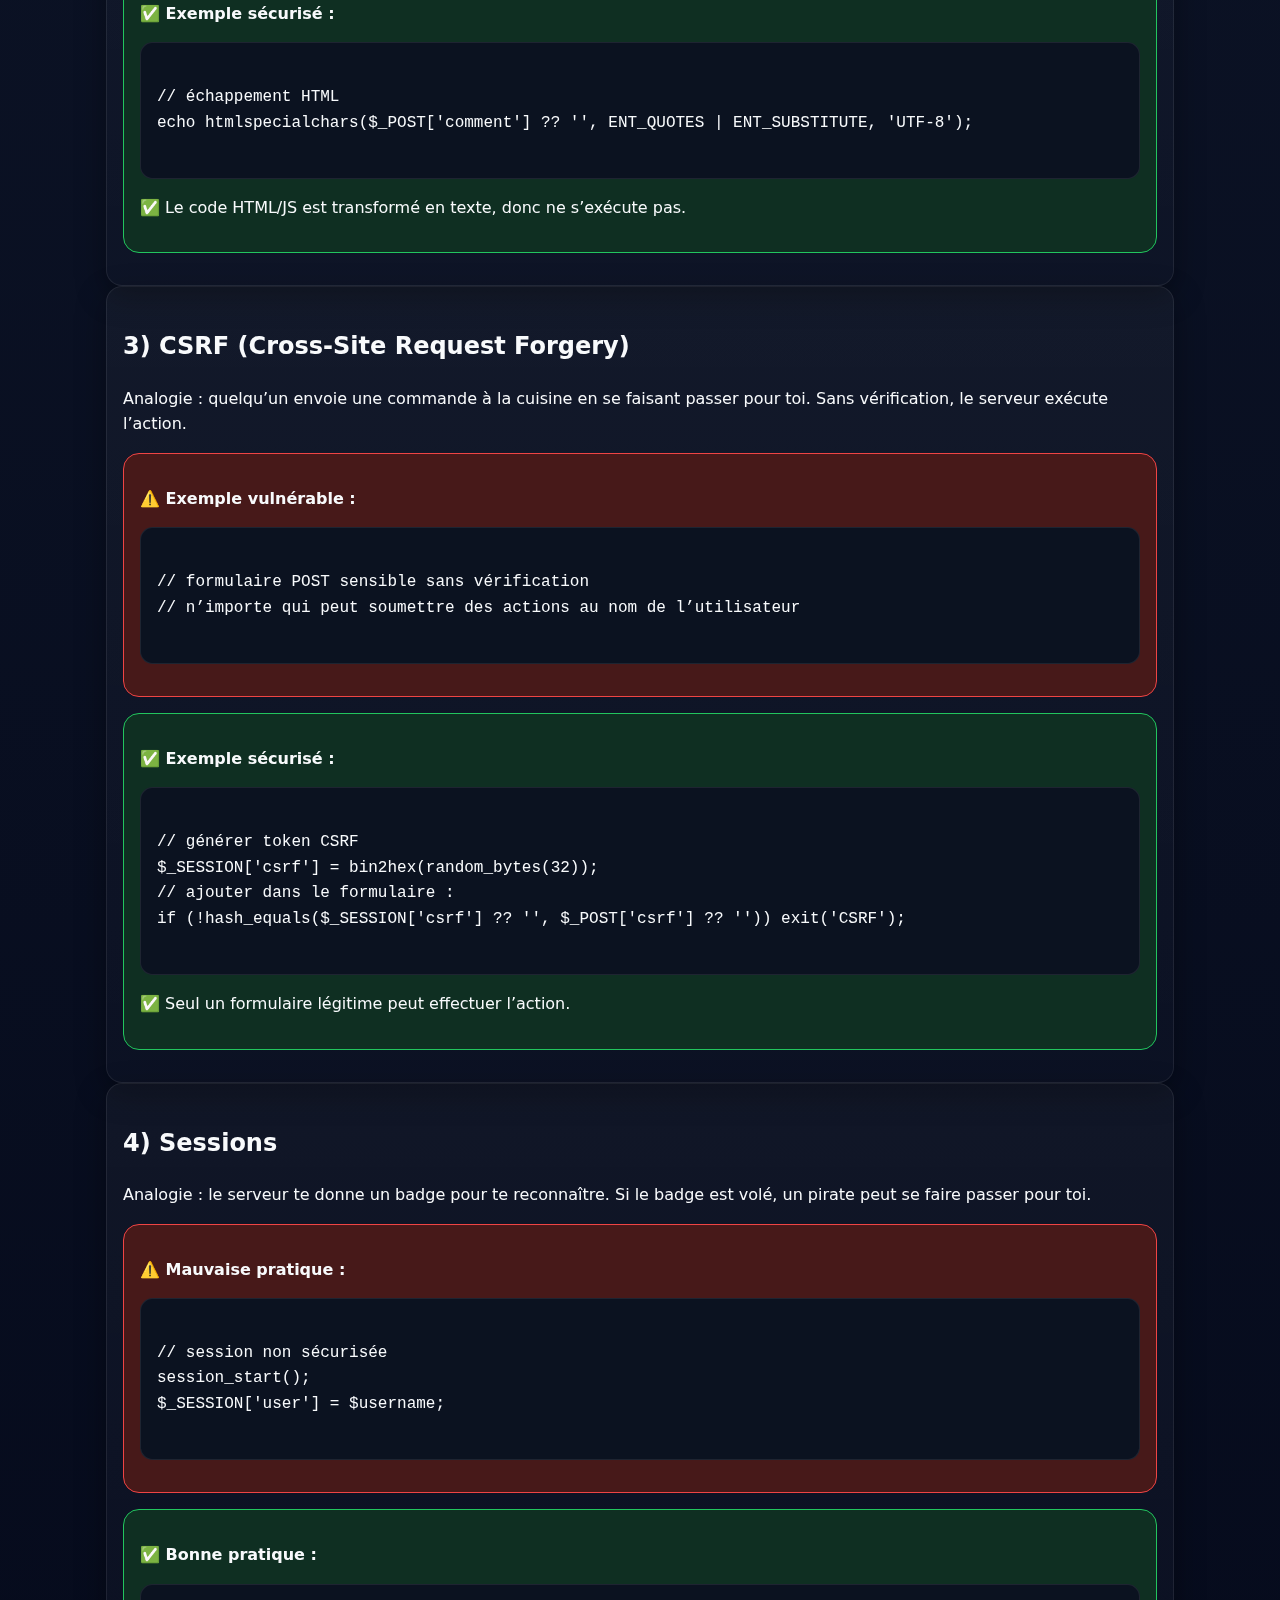
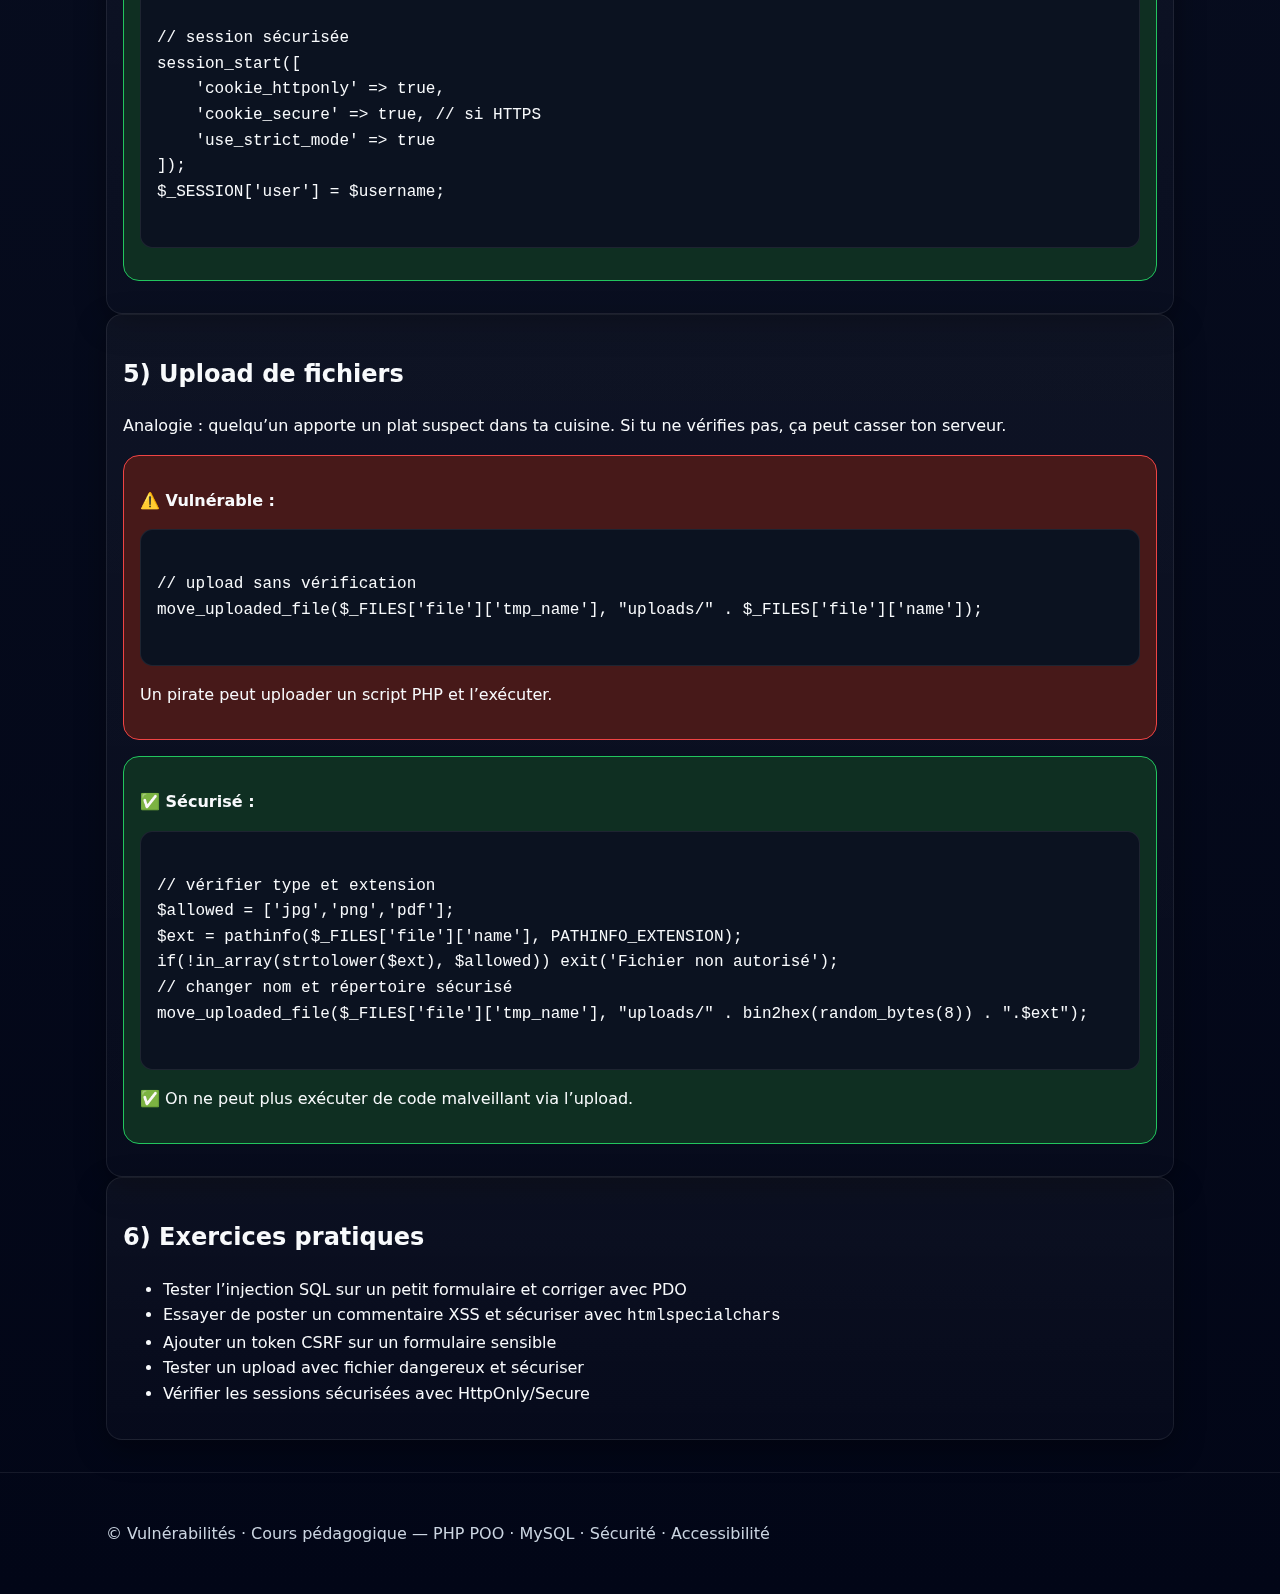
<file: vulnerabilites.html>
<!DOCTYPE html>
<html lang="fr">
<head>
  <meta charset="utf-8" />
  <meta name="viewport" content="width=device-width, initial-scale=1" />
  <title>Vulnérabilités — Cours Sécurité PHP & MySQL</title>
  <link rel="stylesheet" href="assets/style.css" />
  <script defer src="assets/site.js"></script>
</head>
<body>
  <a href="#contenu" class="skip-link">Aller au contenu</a>
  <header class="site-header" role="banner">
    <div class="container navbar">
      <a class="brand" href="index.html" aria-label="Accueil">
        <span class="logo">SP</span>
        <span>Sécurité PHP & MySQL</span>
      </a>
      <button class="nav-toggle" aria-controls="primary-nav" aria-expanded="false" aria-label="Ouvrir le menu">
        <span class="bar"></span><span aria-hidden="true">Menu</span>
      </button>
      <nav id="primary-nav" class="nav" aria-label="Navigation principale">
        <ul>
          <li><a href="index.html">Introduction</a></li>
          <li><a href="php-poo.html">PHP POO</a></li>
          <li><a href="mysql.html">MySQL & PDO</a></li>
          <li><a href="vulnerabilites.html">Vulnérabilités</a></li>
          <li><a href="securisation.html">Sécurisation</a></li>
          <li><a href="modules.html">Modules & Outils</a></li>
          <li><a href="projet.html">Projet final</a></li>
          <li><a href="exercices.html">Exercices</a></li>
        </ul>
      </nav>
    </div>
  </header>

  <main id="contenu" class="container">

    <section class="hero card">
      <h1>🧨 Vulnérabilités courantes</h1>
      <p>SQLi, XSS, CSRF, sessions, uploads — nous allons les comprendre avec des exemples concrets.</p>
    </section>

    <!-- SQL Injection -->
    <section class="card">
      <h2>1) SQL Injection (Injection SQL)</h2>
      <p>Analogie : un pirate glisse des instructions dans la commande que tu passes au serveur, comme si quelqu’un écrivait dans la commande de la cuisine pour voler un plat.</p>
      <div class="example">
        <p><strong>⚠️ Exemple vulnérable :</strong></p>
        <pre><code class="php">
// concaténation directe → injection possible
$sql = "SELECT * FROM users WHERE username = '" . $_GET['u'] . "'";
$result = $pdo->query($sql);
        </code></pre>
        <p>Test : <code>?u=' OR '1'='1</code> permet de récupérer tous les utilisateurs.</p>
      </div>
      <div class="secure">
        <p><strong>✅ Exemple sécurisé :</strong></p>
        <pre><code class="php">
// requête préparée avec PDO
$stmt = $pdo->prepare("SELECT * FROM users WHERE username = :u");
$stmt->execute([':u' => $_GET['u']]);
$user = $stmt->fetch();
        </code></pre>
        <p>✅ Les entrées utilisateurs sont traitées comme du texte, aucune instruction SQL n’est injectée.</p>
      </div>
    </section>

    <!-- XSS -->
    <section class="card">
      <h2>2) XSS (Cross-Site Scripting)</h2>
      <p>Analogie : quelqu’un écrit un message avec du poison invisible sur ton assiette. Si tu affiches le message sans contrôle, le poison s’exécute dans le navigateur.</p>
      <div class="example">
        <p><strong>⚠️ Exemple vulnérable :</strong></p>
        <pre><code class="php">
// affichage brut d’un commentaire
echo $_POST['comment'];
        </code></pre>
        <p>Un pirate peut mettre : <code>&lt;script&gt;alert('Hacked')&lt;/script&gt;</code></p>
      </div>
      <div class="secure">
        <p><strong>✅ Exemple sécurisé :</strong></p>
        <pre><code class="php">
// échappement HTML
echo htmlspecialchars($_POST['comment'] ?? '', ENT_QUOTES | ENT_SUBSTITUTE, 'UTF-8');
        </code></pre>
        <p>✅ Le code HTML/JS est transformé en texte, donc ne s’exécute pas.</p>
      </div>
    </section>

    <!-- CSRF -->
    <section class="card">
      <h2>3) CSRF (Cross-Site Request Forgery)</h2>
      <p>Analogie : quelqu’un envoie une commande à la cuisine en se faisant passer pour toi. Sans vérification, le serveur exécute l’action.</p>
      <div class="example">
        <p><strong>⚠️ Exemple vulnérable :</strong></p>
        <pre><code class="php">
// formulaire POST sensible sans vérification
// n’importe qui peut soumettre des actions au nom de l’utilisateur
        </code></pre>
      </div>
      <div class="secure">
        <p><strong>✅ Exemple sécurisé :</strong></p>
        <pre><code class="php">
// générer token CSRF
$_SESSION['csrf'] = bin2hex(random_bytes(32));
// ajouter dans le formulaire : <input type="hidden" name="csrf" value="<?= $_SESSION['csrf'] ?>">
if (!hash_equals($_SESSION['csrf'] ?? '', $_POST['csrf'] ?? '')) exit('CSRF');
        </code></pre>
        <p>✅ Seul un formulaire légitime peut effectuer l’action.</p>
      </div>
    </section>

    <!-- Sessions -->
    <section class="card">
      <h2>4) Sessions</h2>
      <p>Analogie : le serveur te donne un badge pour te reconnaître. Si le badge est volé, un pirate peut se faire passer pour toi.</p>
      <div class="example">
        <p><strong>⚠️ Mauvaise pratique :</strong></p>
        <pre><code class="php">
// session non sécurisée
session_start();
$_SESSION['user'] = $username;
        </code></pre>
      </div>
      <div class="secure">
        <p><strong>✅ Bonne pratique :</strong></p>
        <pre><code class="php">
// session sécurisée
session_start([
    'cookie_httponly' => true,
    'cookie_secure' => true, // si HTTPS
    'use_strict_mode' => true
]);
$_SESSION['user'] = $username;
        </code></pre>
      </div>
    </section>

    <!-- Upload -->
    <section class="card">
      <h2>5) Upload de fichiers</h2>
      <p>Analogie : quelqu’un apporte un plat suspect dans ta cuisine. Si tu ne vérifies pas, ça peut casser ton serveur.</p>
      <div class="example">
        <p><strong>⚠️ Vulnérable :</strong></p>
        <pre><code class="php">
// upload sans vérification
move_uploaded_file($_FILES['file']['tmp_name'], "uploads/" . $_FILES['file']['name']);
        </code></pre>
        <p>Un pirate peut uploader un script PHP et l’exécuter.</p>
      </div>
      <div class="secure">
        <p><strong>✅ Sécurisé :</strong></p>
        <pre><code class="php">
// vérifier type et extension
$allowed = ['jpg','png','pdf'];
$ext = pathinfo($_FILES['file']['name'], PATHINFO_EXTENSION);
if(!in_array(strtolower($ext), $allowed)) exit('Fichier non autorisé');
// changer nom et répertoire sécurisé
move_uploaded_file($_FILES['file']['tmp_name'], "uploads/" . bin2hex(random_bytes(8)) . ".$ext");
        </code></pre>
        <p>✅ On ne peut plus exécuter de code malveillant via l’upload.</p>
      </div>
    </section>

    <!-- Mini exercices -->
    <section class="card">
      <h2>6) Exercices pratiques</h2>
      <ul>
        <li>Tester l’injection SQL sur un petit formulaire et corriger avec PDO</li>
        <li>Essayer de poster un commentaire XSS et sécuriser avec <code>htmlspecialchars</code></li>
        <li>Ajouter un token CSRF sur un formulaire sensible</li>
        <li>Tester un upload avec fichier dangereux et sécuriser</li>
        <li>Vérifier les sessions sécurisées avec HttpOnly/Secure</li>
      </ul>
    </section>

  </main>

  <footer role="contentinfo">
    <div class="container">
      <p>© Vulnérabilités · Cours pédagogique — PHP POO · MySQL · Sécurité · Accessibilité</p>
    </div>
  </footer>
</body>
</html>
</file>
<file: assets/style.css>
/* ---------- Base styles: accessible, fluid, responsive ---------- */
:root {
  --bg: #0f172a;            /* slate-900 */
  --panel: #111827;         /* gray-900 */
  --text: #f8fafc;          /* slate-50 */
  --muted: #cbd5e1;         /* slate-300 */
  --accent: #22d3ee;        /* cyan-400 */
  --accent-strong: #06b6d4; /* cyan-500 */
  --danger-bg: #471919;
  --danger-border: #ef4444;
  --safe-bg: #0f2f22;
  --safe-border: #22c55e;
  --focus: #f59e0b;         /* amber-500 */
  --radius: 16px;
  --shadow: 0 10px 30px rgba(0,0,0,.35);
  color-scheme: dark;
}

* { box-sizing: border-box; }
html { scroll-behavior: smooth; }
@media (prefers-reduced-motion: reduce) {
  html { scroll-behavior: auto; }
}

body {
  margin: 0;
  background: linear-gradient(180deg, var(--bg), #020617);
  color: var(--text);
  font: 16px/1.6 system-ui, -apple-system, Segoe UI, Roboto, Ubuntu, Cantarell, Noto Sans, "Helvetica Neue", Arial, "Apple Color Emoji", "Segoe UI Emoji";
}

.container {
  width: min(1100px, 92vw);
  margin-inline: auto;
  padding-inline: 1rem;
}

.skip-link {
  position: absolute; left: -9999px; top: auto;
}
.skip-link:focus {
  left: 1rem; top: 1rem;
  background: #111827; color: #fff;
  padding: .5rem .75rem; border-radius: .5rem; z-index: 1000;
  outline: 3px solid var(--focus);
}

/* ---------- Header & Navigation ---------- */
.site-header {
  position: sticky; top: 0; z-index: 50;
  backdrop-filter: saturate(180%) blur(8px);
  background: rgba(2, 6, 23, .6);
  border-bottom: 1px solid rgba(255,255,255,.06);
}

.navbar {
  display: flex; align-items: center; justify-content: space-between;
  padding: .75rem 0;
}

.brand {
  display: inline-flex; align-items: center; gap: .6rem;
  font-weight: 700; letter-spacing: .3px; text-decoration: none; color: var(--text);
}
.brand .logo {
  width: 34px; height: 34px; border-radius: 10px;
  display: grid; place-items: center; font-weight: 800;
  background: radial-gradient(120% 120% at 30% 30%, var(--accent), var(--accent-strong) 60%, #0ea5e9 100%);
  color: #001219; box-shadow: var(--shadow);
}

.nav-toggle {
  appearance: none; border: 0; background: transparent; color: var(--text);
  display: inline-flex; align-items: center; gap: .5rem; cursor: pointer;
  padding: .4rem .6rem; border-radius: .6rem;
}
.nav-toggle:focus-visible { outline: 3px solid var(--focus); outline-offset: 2px; }
.nav-toggle .bar { display: block; width: 24px; height: 2px; background: var(--text); position: relative; }
.nav-toggle .bar::before, .nav-toggle .bar::after {
  content: ""; position: absolute; left: 0; width: 100%; height: 2px; background: var(--text);
}
.nav-toggle .bar::before { top: -7px; }
.nav-toggle .bar::after  { top:  7px; }

.nav {
  display: none;
}
.nav.open { display: block; }
.nav ul {
  list-style: none; margin: 0; padding: 0;
  display: grid; gap: .25rem;
}
.nav a {
  display: block; padding: .6rem .8rem; border-radius: .6rem;
  color: var(--text); text-decoration: none;
}
.nav a:hover { background: rgba(255,255,255,.06); }
.nav a:focus-visible { outline: 3px solid var(--focus); outline-offset: 2px; }
.nav a[aria-current="page"] { background: rgba(34,211,238,.15); border: 1px solid rgba(34,211,238,.3); }

/* Desktop */
@media (min-width: 820px) {
  .nav { display: block; }
  .nav ul { grid-auto-flow: column; gap: .25rem; }
  .nav-toggle { display: none; }
}

/* ---------- Page Sections ---------- */
.hero {
  padding: 2.5rem 0;
  display: grid; gap: 1rem;
}
.hero h1 { font-size: clamp(1.6rem, 2.2vw + 1rem, 2.4rem); margin: 0; }
.hero p  { margin: 0; color: var(--muted); }

.card {
  background: linear-gradient(180deg, rgba(255,255,255,.04), rgba(255,255,255,.02));
  border: 1px solid rgba(255,255,255,.08);
  border-radius: var(--radius);
  padding: 1rem;
  box-shadow: var(--shadow);
}

.grid {
  display: grid; gap: 1rem;
}
@media (min-width: 820px) {
  .grid.two { grid-template-columns: 1fr 1fr; }
  .grid.three { grid-template-columns: repeat(3, 1fr); }
}

h2 { margin-top: 1.5rem; }
code, pre { font-family: ui-monospace, SFMono-Regular, Menlo, Consolas, "Liberation Mono", monospace; }

.example, .secure {
  border-radius: var(--radius);
  padding: 1rem;
  margin: 1rem 0;
  border: 1px solid;
}
.example { background: var(--danger-bg); border-color: var(--danger-border); }
.secure  { background: var(--safe-bg); border-color: var(--safe-border); }

pre {
  overflow: auto; padding: 1rem; border-radius: .8rem;
  background: #0b1220; border: 1px solid rgba(255,255,255,.08);
}

/* ---------- Footer ---------- */
footer {
  margin-top: 2rem; padding: 2rem 0; color: var(--muted);
  border-top: 1px solid rgba(255,255,255,.08);
}

/* Focus visible for all clickable elements */
a, button { -webkit-tap-highlight-color: transparent; }
:focus-visible { outline: 3px solid var(--focus); outline-offset: 2px; }
</file>
